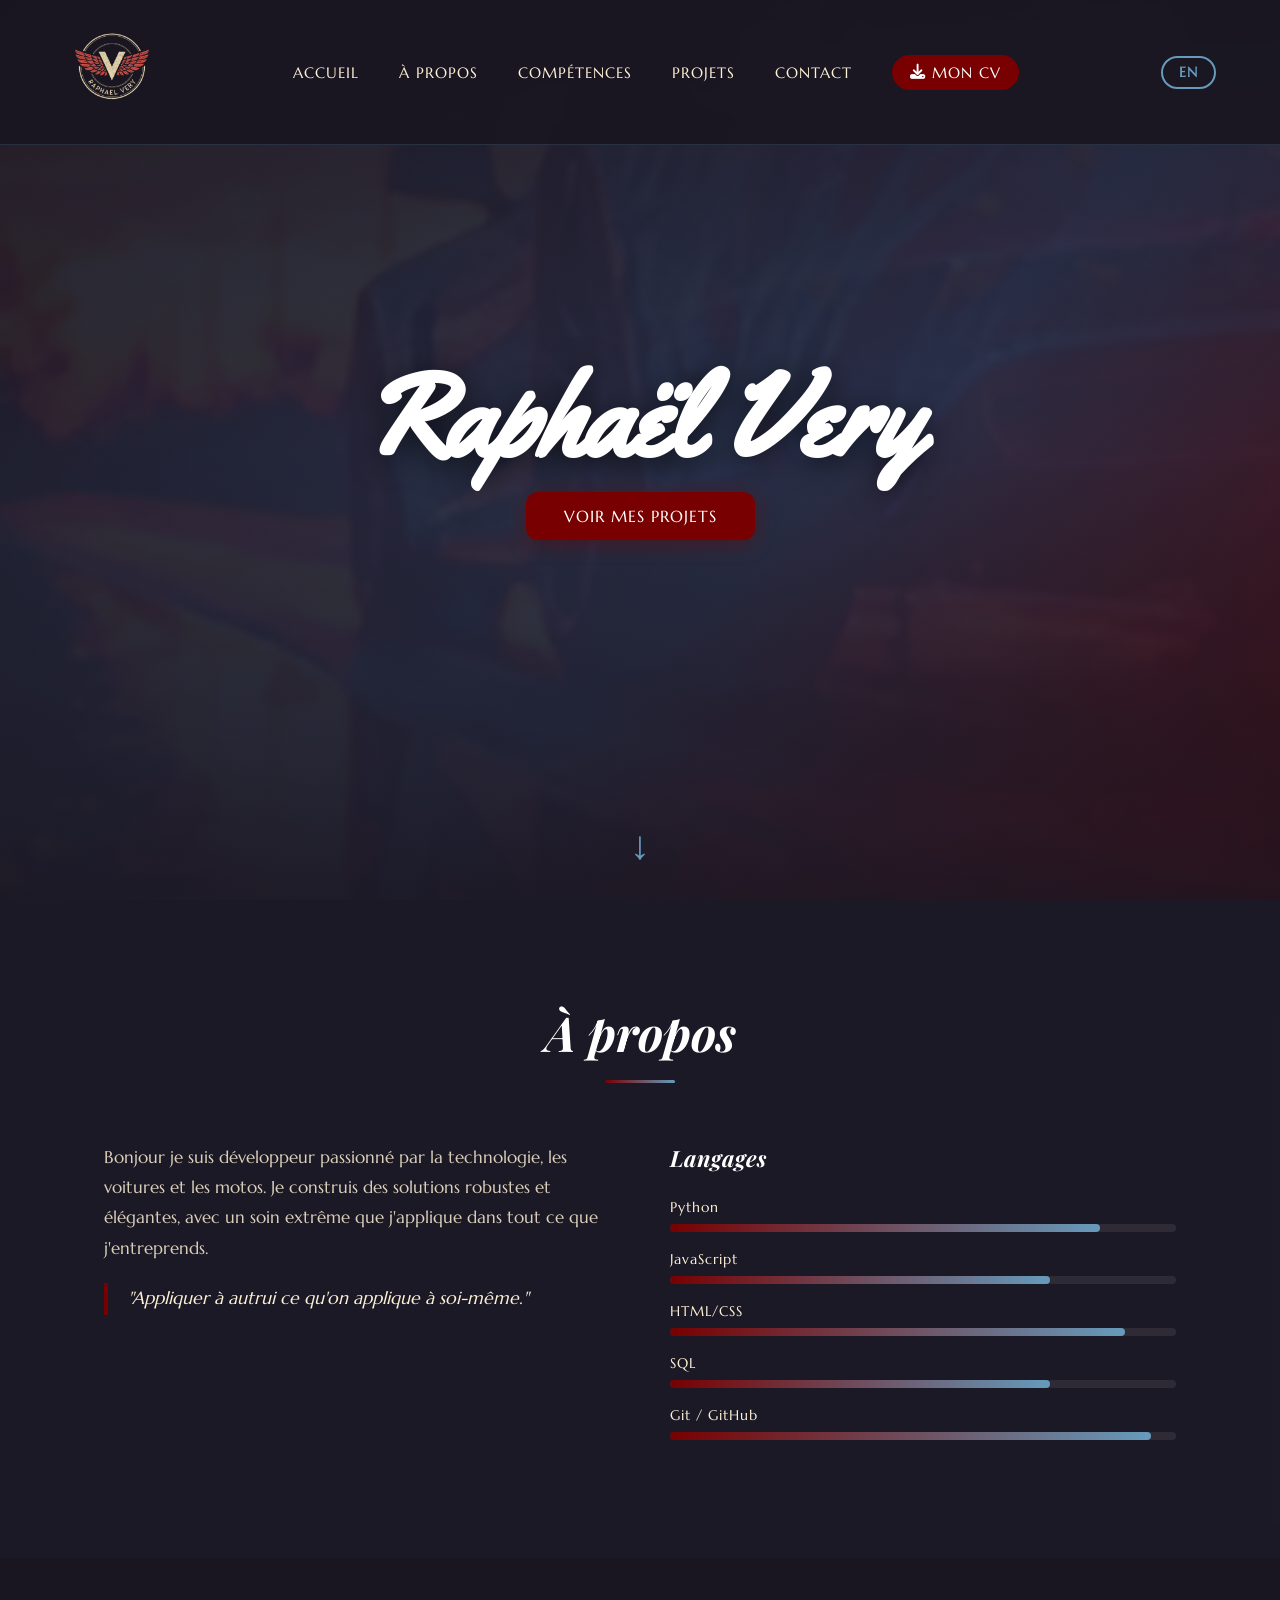
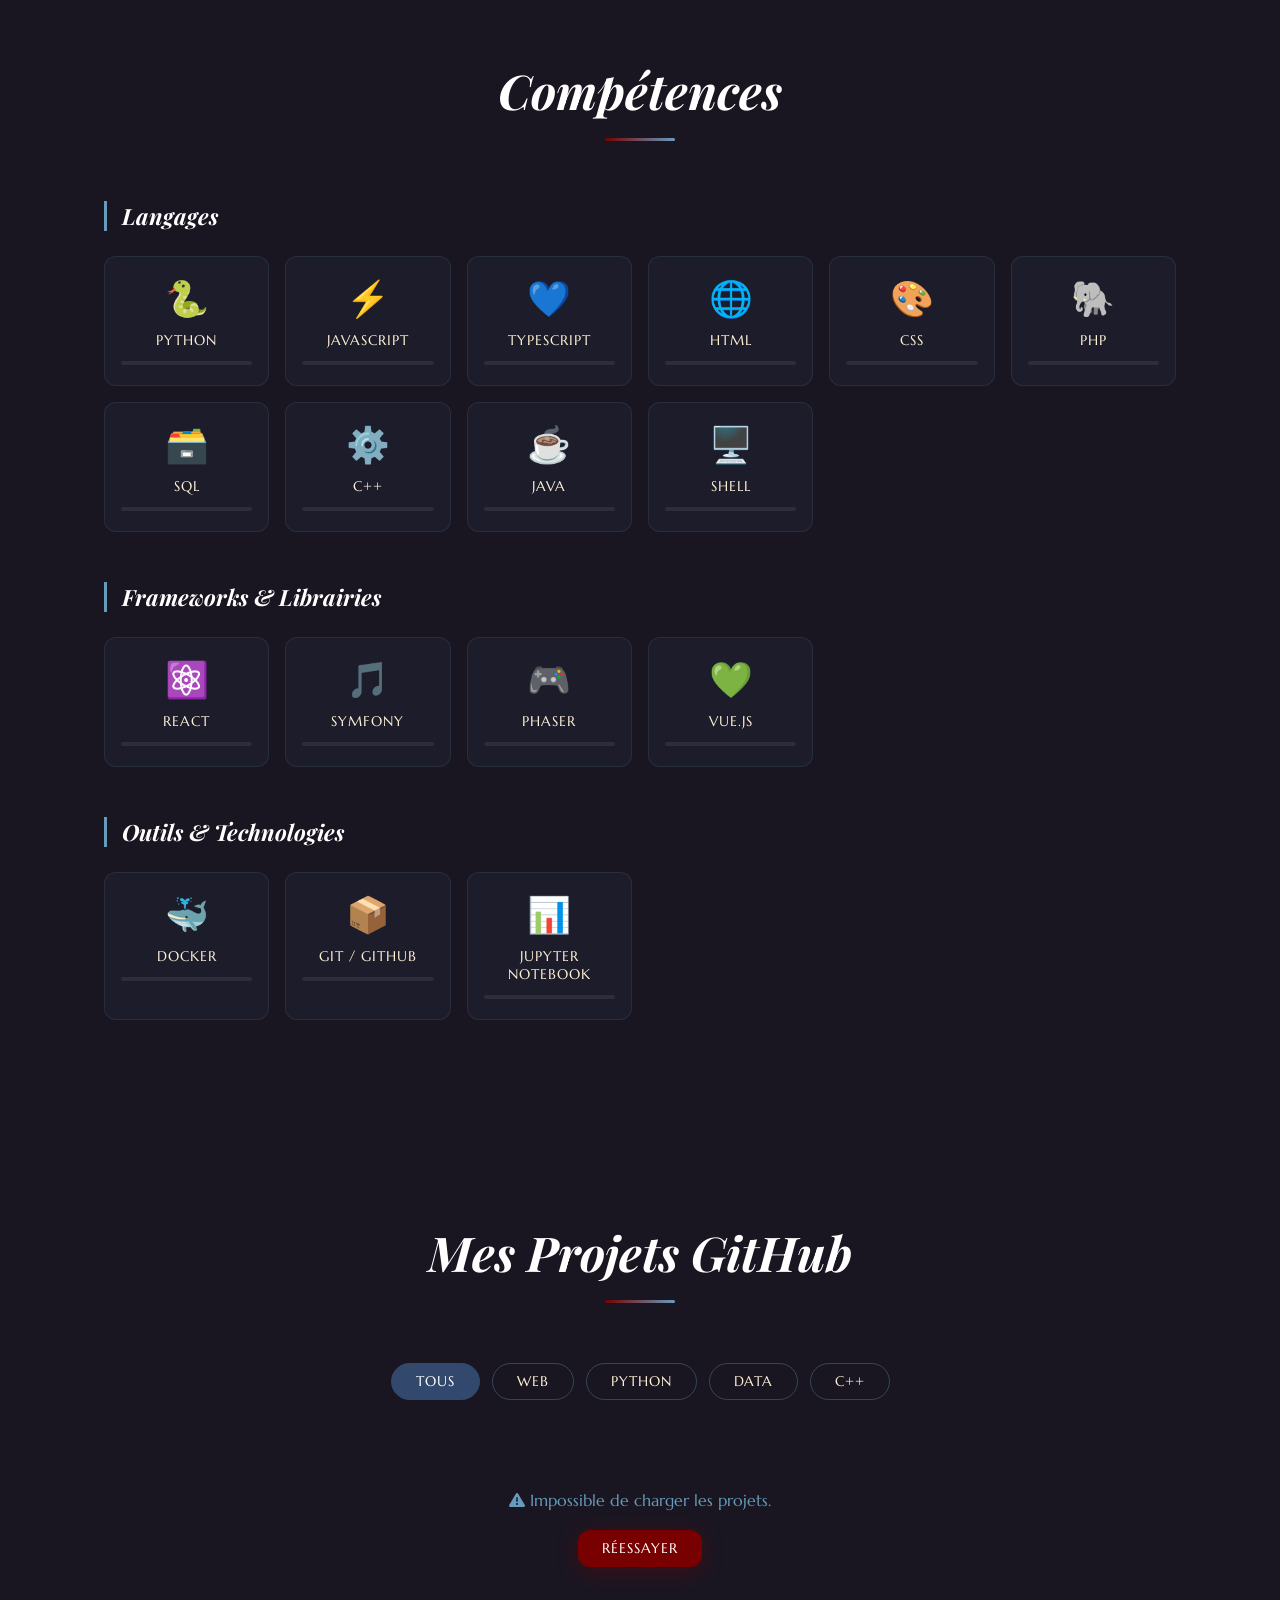
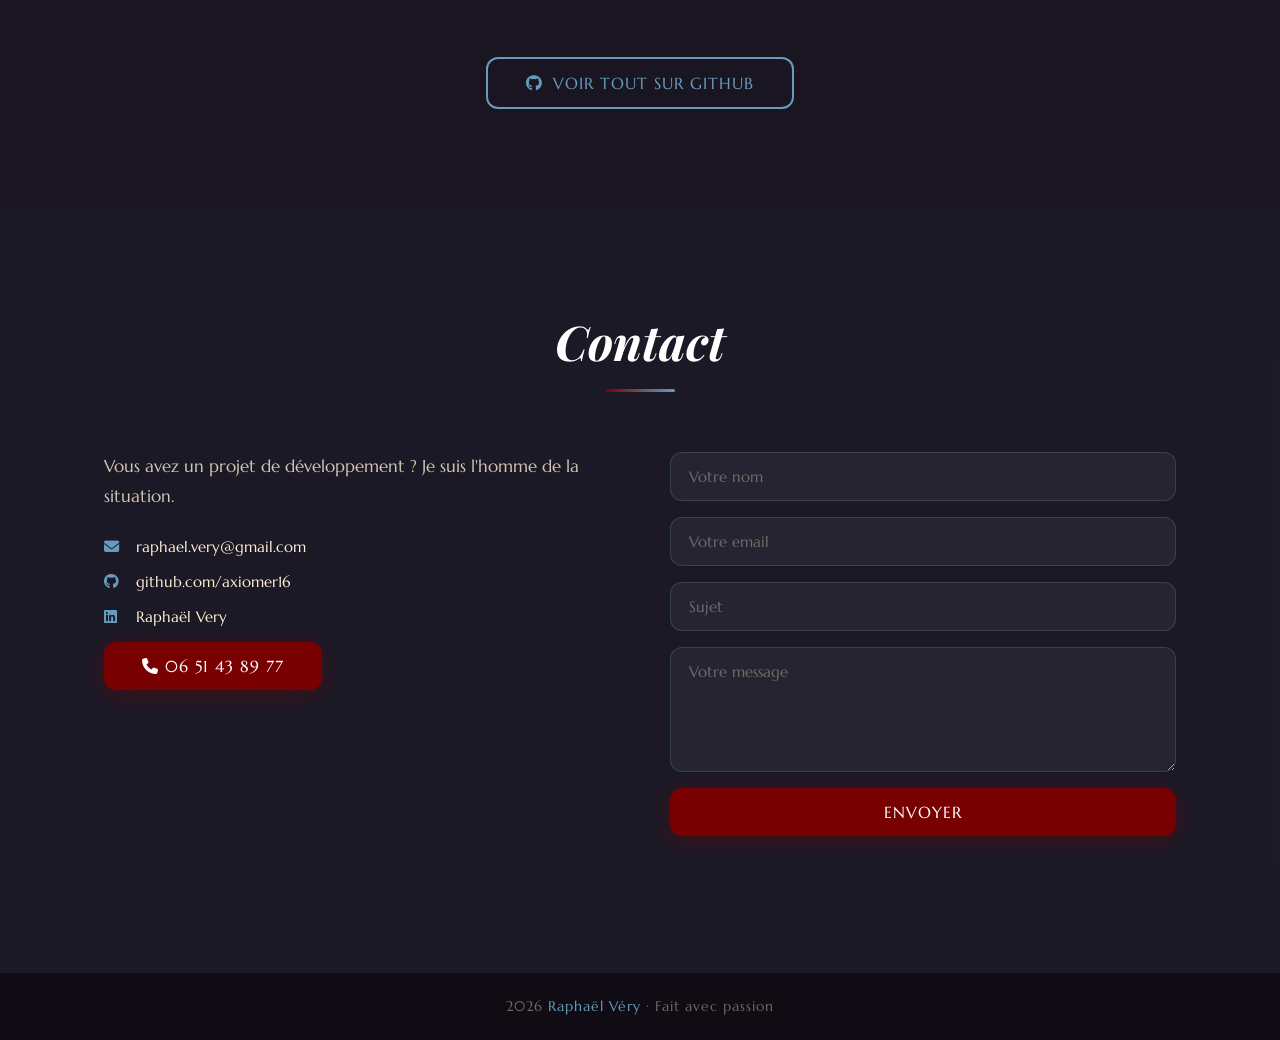
<file: index.html>
<!DOCTYPE html>

<html lang="en">
<head>
  <meta charset="UTF-8" />
  <meta name="viewport" content="width=device-width, initial-scale=1.0"/>
  <title>Raphaël Very – Portfolio</title>
  <link rel="stylesheet" href="style.css" />
  <link href="https://fonts.googleapis.com/css2?family=Yellowtail&family=Playfair+Display:ital@1&family=Marcellus&display=swap" rel="stylesheet"/>
  <link rel="stylesheet" href="https://cdnjs.cloudflare.com/ajax/libs/font-awesome/6.5.0/css/all.min.css"/>
  <link rel="icon" href="LogoPortfoliot.png" type="image/png" />
</head>
<body>

  <!-- NAV -->
  <nav id="navbar">
    <div class="nav-logo"><img src="LogoPortfoliotCouleurClaire.png" alt="LogoPersoRaphaelVery" class="LogoNavBar"></div>
    <ul class="nav-links">
      <li><a href="#hero" data-i18n="nav-home">Accueil</a></li>
      <li><a href="#about" data-i18n="nav-about">À propos</a></li>
      <li><a href="#skills"><span data-i18n="nav-skills">Compétences</span></a></li>
      <li><a href="#projects" data-i18n="nav-projects">Projets</a></li>
      <li><a href="#contact" data-i18n="nav-contact">Contact</a></li>
      <li><a href="Cv.pdf" download class="btn-cv" id="cv-download"><i class="fas fa-download"></i> <span data-i18n="nav-cv">Mon CV</span></a></li>
    </ul>
    <button id="langToggle" class="lang-btn">EN</button>
    <div class="hamburger" id="hamburger"><span></span><span></span><span></span></div>
  </nav>

  <!-- HERO -->
  <section id="hero">
    <div class="hero-overlay"></div>
    <div class="hero-content">
      <h1 class="hero-name">Raphaël Very</h1>
      <a href="#projects" class="btn-primary" data-i18n="hero-btn">Voir mes projets</a>
    </div>
    <div class="hero-scroll-hint">↓</div>
  </section>

  <!-- ABOUT -->
  <section id="about">
    <div class="container">
      <h2 class="section-title" data-i18n="about-title">À propos</h2>
      <div class="about-grid">
        <div class="about-text">
          <p data-i18n="about-text-1">Bonjour je suis développeur passionné par la technologie, les voitures et les motos. Je construis des solutions robustes et élégantes, avec un soin extrême que j'applique dans tout ce que j'entreprends.</p>
          <p class="about-quote" data-i18n="about-quote">"Appliquer à autrui ce qu'on applique à soi-même."</p>
        </div>
        <div class="about-skills">
          <h3 data-i18n="skills-title">Langages</h3>
          <div class="skill-bar"><span>Python</span><div class="bar"><div class="fill" data-width="85%"></div></div></div>
          <div class="skill-bar"><span>JavaScript</span><div class="bar"><div class="fill" data-width="75%"></div></div></div>
          <div class="skill-bar"><span>HTML/CSS</span><div class="bar"><div class="fill" data-width="90%"></div></div></div>
          <div class="skill-bar"><span>SQL</span><div class="bar"><div class="fill" data-width="75%"></div></div></div>
          <div class="skill-bar"><span>Git / GitHub</span><div class="bar"><div class="fill" data-width="95%"></div></div></div>
        </div>
      </div>
    </div>
  </section>

  <!-- SKILLS -->
<section id="skills">
  <div class="container">
    <h2 class="section-title"><span data-i18n="skills-section-title">Compétences</span></h2>
    <div class="skills-categories">
      <div class="skills-category">
        <h3 data-i18n="cat-languages">Langages</h3>
        <div class="skills-grid" id="skills-languages"></div>
      </div>
      <div class="skills-category">
        <h3 data-i18n="cat-frameworks">Frameworks & Librairies</h3>
        <div class="skills-grid" id="skills-frameworks"></div>
      </div>
      <div class="skills-category">
        <h3 data-i18n="cat-tools">Outils & Technologies</h3>
        <div class="skills-grid" id="skills-tools"></div>
      </div>
    </div>
  </div>
  <!-- Modal -->
  <div class="skill-modal-overlay" id="skillModalOverlay">
    <div class="skill-modal">
      <button class="skill-modal-close" id="skillModalClose">&times;</button>
      <div class="skill-modal-icon" id="skillModalIcon"></div>
      <h3 id="skillModalTitle"></h3>
      <div class="skill-modal-level">
        <span data-i18n="skill-level">Maîtrise</span>
        <div class="skill-modal-bar"><div class="skill-modal-fill" id="skillModalFill"></div></div>
        <span id="skillModalPercent"></span>
      </div>
      <p id="skillModalDesc"></p>
    </div>
  </div>
</section>

  <!-- PROJECTS -->
  <section id="projects">
    <div class="container">
      <h2 class="section-title" data-i18n="projects-title">Mes Projets GitHub</h2>
      <div class="filter-buttons">
        <button class="filter-btn active" data-filter="all" data-i18n="filter-all">Tous</button>
        <button class="filter-btn" data-filter="web">Web</button>
        <button class="filter-btn" data-filter="python">Python</button>
        <button class="filter-btn" data-filter="data">Data</button>
        <button class="filter-btn" data-filter="C++">C++</button>
      </div>
      <div class="projects-grid" id="projects-grid"></div>
      <div class="github-cta">
        <a href="https://github.com/axiomer16" target="_blank" class="btn-secondary"><i class="fab fa-github"></i> <span data-i18n="github-cta">Voir tout sur GitHub</span></a>
      </div>
    </div>
  </section>

  <!-- CONTACT -->
  <section id="contact">
    <div class="container">
      <h2 class="section-title" data-i18n="contact-title">Contact</h2>
      <div class="contact-wrapper">
        <div class="contact-info">
          <p data-i18n="contact-text">Vous avez un projet de développement ? Je suis l'homme de la situation.</p>
          <a href="" class="contact-link"><i class="fas fa-envelope"></i> raphael.very@gmail.com</a>
          <a href="https://github.com/axiomer16" target="_blank" class="contact-link"><i class="fab fa-github"></i> github.com/axiomer16</a>
          <a href="https://www.linkedin.com/in/rapha%C3%ABl-very-87150a2a8/" target="_blank" class="contact-link"><i class="fab fa-linkedin"></i> Raphaël Very</a>
          <a href="tel:+33651438977" class="btn-primary"><i class="fas fa-phone"></i> 06 51 43 89 77</a>
        </div>
        <form class="contact-form" id="contact-form">
          <input type="text" name="name" placeholder="Votre nom" data-i18n-ph="form-name" required />
          <input type="email" name="email" placeholder="Votre email" data-i18n-ph="form-email" required />
          <input type="text" name="subject" placeholder="Sujet" data-i18n-ph="form-subject" required />
          <textarea rows="5" name="message" placeholder="Votre message" data-i18n-ph="form-message" required></textarea>
          <button type="submit" class="btn-primary" data-i18n="form-send">Envoyer</button>
          <p class="form-msg" id="form-msg"></p>
        </form>
      </div>
    </div>
  </section>
  
  <button id="scrollTop" title="Haut de page">&#9650;</button>
  
  <!-- FOOTER -->
  <footer>
    <p>2026 <span>Raphaël Véry</span> · Fait avec passion</p>
  </footer>

  <button id="scrollTop" data-i18n-title="scroll-top" title="Haut de page">&#9650;</button>

  <script src="script.js"></script>
</body>
</html>
</file>
<file: style.css>
/* ===== RESET & VARIABLES ===== */
*, *::before, *::after { margin: 0; padding: 0; box-sizing: border-box; }

:root {
  --marron-rouge: #780000;
  --bleu-marin:   #33486d;
  --noir:         #1A1621;
  --bleu-clair:   #669BBC;
  --beige:        #FDF0D5;
  --rouge-bord:   #A6101D;
  --white:        #ffffff;
  --font-title1:  'Yellowtail', cursive;
  --font-title2:  'Playfair Display', serif;
  --font-body:    'Marcellus', serif;
  --transition:   0.35s ease;
  --radius:       12px;
}

html { scroll-behavior: smooth; }

body {
  font-family: var(--font-body);
  background: var(--noir);
  color: var(--beige);
  overflow-x: hidden;
}

/* ===== LANG BUTTON ===== */
.lang-btn {
  background: transparent;
  border: 2px solid var(--bleu-clair);
  color: var(--bleu-clair);
  padding: 6px 16px;
  border-radius: 50px;
  cursor: pointer;
  font-family: var(--font-body);
  font-weight: bold;
  font-size: 0.85rem;
  letter-spacing: 1px;
  transition: all var(--transition);
  margin-left: 10px;
}

.lang-btn:hover {
  background: var(--bleu-clair);
  color: var(--noir);
}

/* ===== CV BUTTON NAV ===== */
.btn-cv {
  display: inline-flex;
  align-items: center;
  gap: 6px;
  padding: 8px 18px;
  background: var(--marron-rouge);
  color: var(--white) !important;
  border-radius: 50px;
  font-size: 0.85rem;
  letter-spacing: 1px;
  text-transform: uppercase;
  transition: all var(--transition);
  text-decoration: none;
}

.btn-cv:hover {
  background: var(--rouge-bord);
  transform: translateY(-2px);
  box-shadow: 0 4px 15px rgba(166,16,29,0.4);
}

.btn-cv::after {
  display: none !important;
}

/* ===== SCROLLBAR ===== */
::-webkit-scrollbar { width: 6px; }
::-webkit-scrollbar-track { background: var(--noir); }
::-webkit-scrollbar-thumb { background: var(--bleu-marin); border-radius: 3px; }

/* ===== NAV ===== */
#navbar {
  position: fixed; top: 0; left: 0; right: 0; z-index: 999;
  display: flex; align-items: center; justify-content: space-between;
  padding: 18px 5%;
  background: rgba(26, 22, 33, 0.92);
  backdrop-filter: blur(10px);
  border-bottom: 1px solid rgba(102,155,188,0.2);
  transition: var(--transition);
}
#navbar.scrolled { padding: 12px 5%; box-shadow: 0 4px 20px rgba(0,0,0,0.5); }

.nav-logo {
  font-family: var(--font-title1);
  font-size: 2rem;
  color: var(--beige);
  letter-spacing: 2px;
}
.LogoNavBar { width: 6rem; height: 6rem; }
.nav-logo span { color: var(--bleu-clair); }

.nav-links { list-style: none; display: flex; gap: 2.5rem; align-items: center; }
.nav-links a {
  text-decoration: none;
  color: var(--beige);
  font-size: 0.95rem;
  letter-spacing: 1px;
  text-transform: uppercase;
  position: center;
  transition: color var(--transition);
}
.nav-links a::after {
  content: ''; position: absolute; bottom: -4px; left: 0;
  width: 0; height: 2px; background: var(--bleu-clair);
  transition: width var(--transition);
}
.nav-links a:hover { color: var(--bleu-clair); }
.nav-links a:hover::after { width: 100%; }

.hamburger { display: none; flex-direction: column; gap: 5px; cursor: pointer; }
.hamburger span { width: 25px; height: 2px; background: var(--beige); transition: var(--transition); }

/* ===== HERO ===== */
#hero {
  position: relative; height: 100vh;
  display: flex; align-items: center; justify-content: center;
  background: linear-gradient(135deg, var(--noir) 0%, var(--bleu-marin) 60%, var(--marron-rouge) 100%);
  overflow: hidden;
}

#hero::before {
  content: '';
  position: absolute; inset: 0;
  background: url('voiture.png') center/cover no-repeat;
  opacity: 0.12;
}

.hero-overlay {
  position: absolute; inset: 0;
  background: linear-gradient(to bottom, rgba(26,22,33,0.7) 0%, rgba(26,22,33,0.4) 50%, rgba(26,22,33,0.9) 100%);
}

.hero-content {
  position: relative; z-index: 2;
  text-align: center;
  animation: fadeUp 1s ease forwards;
}

.hero-name {
  font-family: var(--font-title1);
  font-size: clamp(3.5rem, 9vw, 8rem);
  color: var(--white);
  text-shadow: 0 4px 30px rgba(0,0,0,0.6);
  line-height: 1;
  margin-bottom: 1rem;
}

.hero-tagline {
  font-size: clamp(0.9rem, 2vw, 1.2rem);
  color: var(--bleu-clair);
  letter-spacing: 3px;
  text-transform: uppercase;
  margin-bottom: 2.5rem;
}

.hero-scroll-hint {
  position: absolute; bottom: 30px; left: 50%; transform: translateX(-50%);
  color: var(--bleu-clair); font-size: 2.5rem;
  animation: bounce 2s infinite;
}

/* ===== BUTTONS ===== */
.btn-primary {
  display: inline-block;
  padding: 14px 38px;
  background: var(--marron-rouge);
  color: var(--white);
  text-decoration: none;
  border: none; cursor: pointer;
  border-radius: var(--radius);
  font-family: var(--font-body);
  font-size: 1rem;
  letter-spacing: 1px;
  text-transform: uppercase;
  transition: background var(--transition), transform var(--transition), box-shadow var(--transition);
  box-shadow: 0 4px 20px rgba(120,0,0,0.4);
}
.btn-primary:hover {
  background: var(--rouge-bord);
  transform: translateY(-3px);
  box-shadow: 0 8px 30px rgba(166,16,29,0.5);
}

.btn-secondary {
  display: inline-flex; align-items: center; gap: 10px;
  padding: 14px 38px;
  background: transparent;
  color: var(--bleu-clair);
  text-decoration: none;
  border: 2px solid var(--bleu-clair);
  border-radius: var(--radius);
  font-family: var(--font-body);
  font-size: 1rem;
  letter-spacing: 1px;
  text-transform: uppercase;
  transition: all var(--transition);
}
.btn-secondary:hover {
  background: var(--bleu-clair);
  color: var(--noir);
  transform: translateY(-3px);
}

/* ===== SECTIONS ===== */
section { padding: 100px 0; }
.container { max-width: 1200px; margin: 0 auto; padding: 0 5%; }

.section-title {
  font-family: var(--font-title2);
  font-size: clamp(2rem, 5vw, 3rem);
  font-style: italic;
  color: var(--white);
  text-align: center;
  margin-bottom: 60px;
  position: relative;
}
.section-title::after {
  content: '';
  display: block;
  width: 70px; height: 3px;
  background: linear-gradient(to right, var(--marron-rouge), var(--bleu-clair));
  margin: 16px auto 0;
  border-radius: 2px;
}

/* ===== ABOUT ===== */
#about { background: rgba(51, 72, 109, 0.08); }

.about-grid { display: grid; grid-template-columns: 1fr 1fr; gap: 60px; align-items: start; }

.about-text p { font-size: 1.05rem; line-height: 1.8; margin-bottom: 1.2rem; color: rgba(253,240,213,0.85); }
.about-text strong { color: var(--bleu-clair); }

.about-quote {
  border-left: 4px solid var(--marron-rouge);
  padding-left: 20px;
  font-style: italic;
  color: var(--beige) !important;
  font-size: 1.1rem !important;
}

.values { display: flex; gap: 30px; margin-top: 30px; }
.value-item { display: flex; flex-direction: column; align-items: center; gap: 8px; }
.value-item i { font-size: 1.8rem; color: var(--rouge-bord); }
.value-item span { font-size: 0.85rem; text-transform: uppercase; letter-spacing: 2px; color: var(--bleu-clair); }

.about-skills h3 {
  font-family: var(--font-title2);
  font-size: 1.4rem;
  font-style: italic;
  color: var(--white);
  margin-bottom: 25px;
}

.skill-bar { margin-bottom: 18px; }
.skill-bar > span { display: block; font-size: 0.9rem; letter-spacing: 1px; margin-bottom: 8px; color: var(--beige); }
.bar { background: rgba(255,255,255,0.08); border-radius: 50px; height: 8px; overflow: hidden; }
.fill {
  height: 100%; width: 0%;
  background: linear-gradient(to right, var(--marron-rouge), var(--bleu-clair));
  border-radius: 50px;
  transition: width 1.5s cubic-bezier(0.25, 1, 0.5, 1);
}

/* ===== SKILLS SECTION ===== */
#skills { background: var(--noir); }

.skills-categories {
  display: flex;
  flex-direction: column;
  gap: 50px;
}

.skills-category h3 {
  font-family: var(--font-title2);
  font-style: italic;
  font-size: 1.4rem;
  color: var(--white);
  margin-bottom: 25px;
  padding-left: 15px;
  border-left: 3px solid var(--bleu-clair);
}

.skills-grid {
  display: grid;
  grid-template-columns: repeat(auto-fill, minmax(150px, 1fr));
  gap: 16px;
}

/* Skill Card */
.skill-card {
  background: rgba(51, 72, 109, 0.12);
  border: 1px solid rgba(102, 155, 188, 0.15);
  border-radius: var(--radius);
  padding: 20px 16px;
  text-align: center;
  cursor: pointer;
  transition: transform var(--transition), box-shadow var(--transition), border-color var(--transition);
  position: relative;
  overflow: hidden;
}

.skill-card::before {
  content: '';
  position: absolute;
  top: 0; left: 0; right: 0;
  height: 3px;
  background: var(--skill-color, var(--bleu-clair));
  transform: scaleX(0);
  transform-origin: left;
  transition: transform var(--transition);
}

.skill-card:hover {
  transform: translateY(-6px);
  box-shadow: 0 12px 30px rgba(0, 0, 0, 0.35);
  border-color: rgba(102, 155, 188, 0.4);
}

.skill-card:hover::before {
  transform: scaleX(1);
}

.skill-card-icon {
  font-size: 2.2rem;
  margin-bottom: 10px;
}

.skill-card-name {
  display: block;
  font-size: 0.9rem;
  color: var(--beige);
  letter-spacing: 1px;
  text-transform: uppercase;
  margin-bottom: 12px;
}

.skill-card-bar {
  height: 4px;
  background: rgba(255, 255, 255, 0.08);
  border-radius: 50px;
  overflow: hidden;
}

.skill-card-fill {
  height: 100%;
  background: var(--skill-color, var(--bleu-clair));
  border-radius: 50px;
  transition: width 1.2s cubic-bezier(0.25, 1, 0.5, 1);
}

/* ===== SKILL MODAL ===== */
.skill-modal-overlay {
  position: fixed;
  inset: 0;
  background: rgba(0, 0, 0, 0.75);
  backdrop-filter: blur(8px);
  display: flex;
  align-items: center;
  justify-content: center;
  z-index: 10000;
  opacity: 0;
  pointer-events: none;
  transition: opacity 0.3s ease;
}

.skill-modal-overlay.active {
  opacity: 1;
  pointer-events: auto;
}

.skill-modal {
  background: rgba(26, 22, 33, 0.97);
  border: 1px solid rgba(102, 155, 188, 0.3);
  border-radius: 16px;
  padding: 40px;
  max-width: 480px;
  width: 90%;
  text-align: center;
  position: relative;
  transform: scale(0.9) translateY(20px);
  transition: transform 0.3s ease;
}

.skill-modal-overlay.active .skill-modal {
  transform: scale(1) translateY(0);
}

.skill-modal-close {
  position: absolute;
  top: 14px;
  right: 18px;
  background: none;
  border: none;
  color: var(--beige);
  font-size: 1.8rem;
  cursor: pointer;
  transition: color var(--transition);
  line-height: 1;
}

.skill-modal-close:hover {
  color: var(--rouge-bord);
}

.skill-modal-icon {
  font-size: 3.5rem;
  margin-bottom: 12px;
}

.skill-modal h3 {
  font-family: var(--font-title2);
  font-style: italic;
  font-size: 1.6rem;
  color: var(--white);
  margin-bottom: 20px;
}

.skill-modal-level {
  display: flex;
  align-items: center;
  gap: 12px;
  margin-bottom: 20px;
  justify-content: center;
}

.skill-modal-level > span:first-child {
  font-size: 0.85rem;
  color: rgba(253, 240, 213, 0.6);
  text-transform: uppercase;
  letter-spacing: 1px;
}

.skill-modal-bar {
  flex: 1;
  max-width: 200px;
  height: 8px;
  background: rgba(255, 255, 255, 0.1);
  border-radius: 50px;
  overflow: hidden;
}

.skill-modal-fill {
  height: 100%;
  border-radius: 50px;
  transition: width 0.8s cubic-bezier(0.25, 1, 0.5, 1);
}

#skillModalPercent {
  font-size: 0.95rem;
  color: var(--bleu-clair);
  font-weight: bold;
  min-width: 40px;
}

.skill-modal p {
  font-size: 0.95rem;
  line-height: 1.75;
  color: rgba(253, 240, 213, 0.8);
}

/* ===== PROJECTS ===== */
#projects { background: var(--noir); }

.filter-buttons {
  display: flex; justify-content: center; gap: 12px; flex-wrap: wrap;
  margin-bottom: 50px;
}

.filter-btn {
  padding: 9px 24px;
  background: transparent;
  color: var(--beige);
  border: 1px solid rgba(102,155,188,0.35);
  border-radius: 50px;
  cursor: pointer;
  font-family: var(--font-body);
  font-size: 0.85rem;
  letter-spacing: 1px;
  text-transform: uppercase;
  transition: all var(--transition);
}
.filter-btn.active, .filter-btn:hover {
  background: var(--bleu-marin);
  border-color: var(--bleu-marin);
  color: var(--white);
}

.projects-grid {
  display: grid;
  grid-template-columns: repeat(auto-fill, minmax(330px, 1fr));
  gap: 28px;
}

.project-card {
  background: rgba(51,72,109,0.15);
  border: 1px solid rgba(102,155,188,0.15);
  border-radius: var(--radius);
  padding: 28px;
  position: relative;
  overflow: hidden;
  transition: transform var(--transition), box-shadow var(--transition), border-color var(--transition);
  cursor: pointer;
}
.project-card::before {
  content: ''; position: absolute; top: 0; left: 0; right: 0;
  height: 3px;
  background: linear-gradient(to right, var(--marron-rouge), var(--bleu-clair));
  transform: scaleX(0); transform-origin: left;
  transition: transform var(--transition);
}
.project-card:hover { transform: translateY(-8px); box-shadow: 0 16px 40px rgba(0,0,0,0.4); border-color: rgba(102,155,188,0.4); }
.project-card:hover::before { transform: scaleX(1); }

.project-card-header { display: flex; justify-content: space-between; align-items: flex-start; margin-bottom: 14px; }
.project-icon { font-size: 1.8rem; }
.project-tag {
  font-size: 0.7rem; letter-spacing: 1px; text-transform: uppercase;
  padding: 4px 10px;
  border-radius: 50px;
  background: rgba(120,0,0,0.3);
  color: var(--white);
  border: 1px solid rgba(166,16,29,0.3);
}

.project-card h3 {
  font-family: var(--font-title2);
  font-size: 1.25rem;
  font-style: italic;
  color: var(--white);
  margin-bottom: 10px;
}
.project-card p { font-size: 0.92rem; line-height: 1.65; color: rgba(253,240,213,0.7); margin-bottom: 20px; }

.project-footer { display: flex; justify-content: space-between; align-items: center; }
.project-langs { display: flex; gap: 8px; flex-wrap: wrap; }
.lang-badge {
  font-size: 0.7rem; padding: 3px 10px;
  background: rgba(102,155,188,0.15);
  color: var(--bleu-clair);
  border-radius: 50px;
  border: 1px solid rgba(102,155,188,0.25);
}
.project-card .project-link {
  text-decoration: none;
  color: inherit;
  display: block;
}


.github-cta { text-align: center; margin-top: 50px; }

/* ===== CONTACT ===== */
#contact { background: rgba(51,72,109,0.08); }

.contact-wrapper { display: grid; grid-template-columns: 1fr 1fr; gap: 60px; align-items: start; }

.contact-info p { font-size: 1.05rem; line-height: 1.8; color: rgba(253,240,213,0.8); margin-bottom: 25px; }

.contact-link {
  display: flex; align-items: center; gap: 12px;
  text-decoration: none; color: var(--beige);
  font-size: 0.95rem; margin-bottom: 16px;
  transition: color var(--transition);
}
.contact-link i { color: var(--bleu-clair); width: 20px; }
.contact-link:hover { color: var(--bleu-clair); }

.contact-form { display: flex; flex-direction: column; gap: 16px; }
.contact-form input,
.contact-form textarea {
  background: rgba(255,255,255,0.05);
  border: 1px solid rgba(102,155,188,0.25);
  color: var(--beige);
  font-family: var(--font-body);
  font-size: 0.95rem;
  padding: 14px 18px;
  border-radius: var(--radius);
  transition: border-color var(--transition);
  outline: none;
  resize: vertical;
}
.contact-form input:focus,
.contact-form textarea:focus { border-color: var(--bleu-clair); }
.contact-form input::placeholder,
.contact-form textarea::placeholder { color: rgba(253,240,213,0.35); }

.form-msg { font-size: 0.9rem; color: var(--bleu-clair); min-height: 20px; }

/* ===== Top button ===== */
#scrollTop {
  position: fixed;
  bottom: 30px;
  right: 30px;
  background: #33486d;
  color: #ffffff;
  border: none;
  border-radius: 50%;
  width: 50px;
  height: 50px;
  font-size: 1.4rem;
  cursor: pointer;
  opacity: 0;
  transition: opacity 0.3s;
  pointer-events: none;
  z-index: 999;
}

#scrollTop.visible {
  opacity: 1;
  pointer-events: auto;
}

#scrollTop:hover {
  background: #fff;
}


/* ===== FOOTER ===== */
footer {
  background: #0f0c14;
  text-align: center;
  padding: 25px;
  border-top: 1px solid rgba(102,155,188,0.1);
  font-size: 0.85rem;
  color: rgba(253,240,213,0.4);
  letter-spacing: 1px;
}
footer span { color: var(--bleu-clair); }
a.btn-primary[href^="tel"] {
  width: auto;
  max-width: 225px;
  display: inline-block;
}


/* ===== ANIMATIONS ===== */
@keyframes fadeUp {
  from { opacity: 0; transform: translateY(40px); }
  to   { opacity: 1; transform: translateY(0); }
}
@keyframes bounce {
  0%, 100% { transform: translateX(-50%) translateY(0); }
  50%       { transform: translateX(-50%) translateY(-12px); }
}

.reveal {
  opacity: 0;
  transform: translateY(30px);
  transition: opacity 0.7s ease, transform 0.7s ease;
}
.reveal.visible { opacity: 1; transform: translateY(0); }

/* ===== RESPONSIVE ===== */
@media (max-width: 768px) {
  .nav-links { display: none; flex-direction: column; position: absolute; top: 70px; left: 0; right: 0; background: rgba(26,22,33,0.98); padding: 20px 5%; gap: 20px; }
  .nav-links.open { display: flex; }
  .LogoNavBar { width: 5rem; height: 5rem; }
  .hamburger { display: flex; }
  .about-grid, .contact-wrapper { grid-template-columns: 1fr; gap: 40px; }
  .projects-grid { grid-template-columns: 1fr; }
  .values { justify-content: center; }
}
</file>
